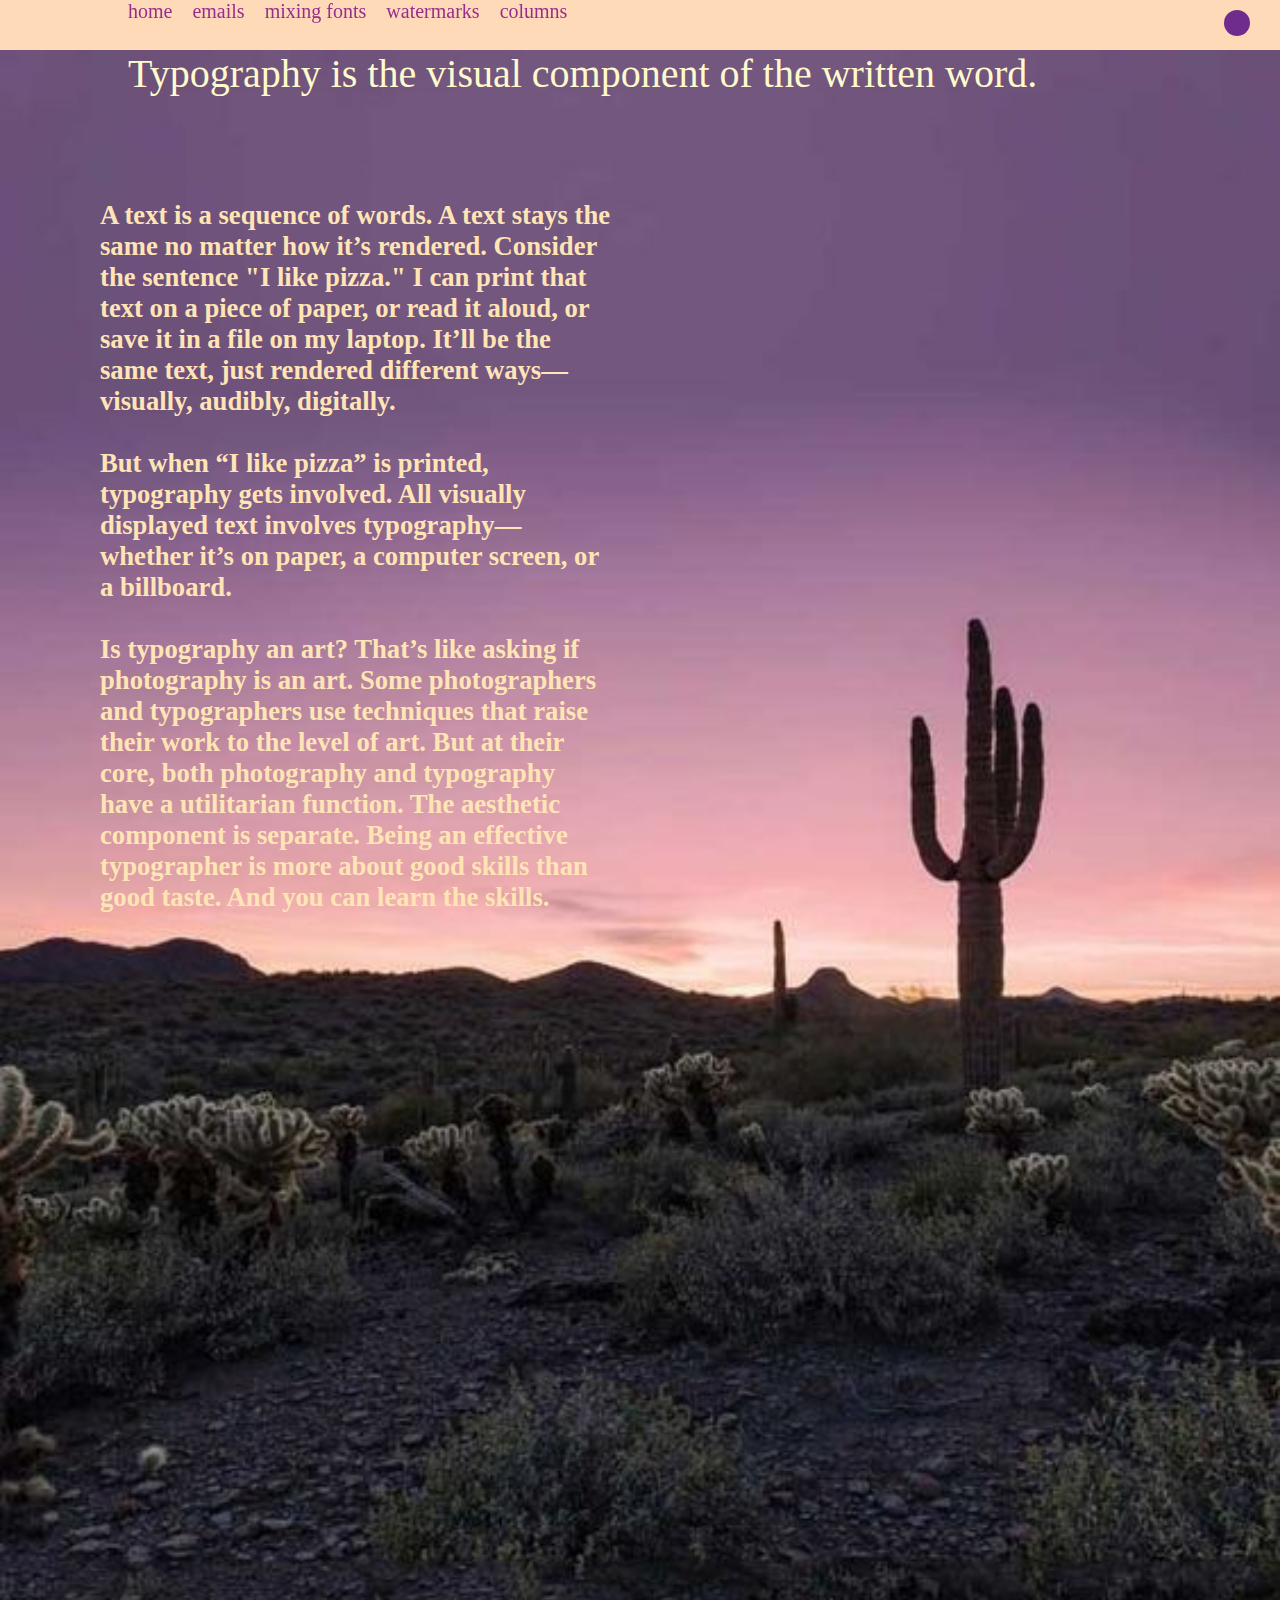
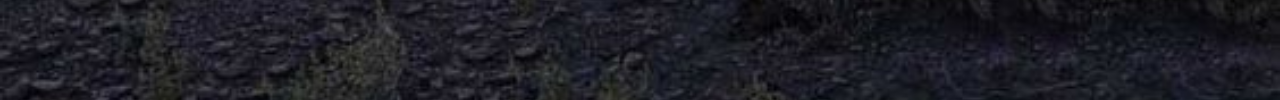
<file: index.html>
<!doctype html>
<html>
<head>
	<meta name="viewport" content="width=device-width" />
	<link rel="stylesheet" type="text/css" href="css1/global1.css">
</head>
<body>
	<nav>
		<main>
			<a href="index.html" 		class="menu">home</a>
			<a href="emails.html"    	class="menu">emails</a>
			<a href="mixingfont.html"  	class="menu">mixing fonts</a>
			<a href="watermarks.html" 	class="menu">watermarks</a>
			<a href="columns.html"    	class="menu">columns</a>
			<div class="lingkar"></div>
		</main>
	</nav>
		<section class="full">

			<main style="color: lemonchiffon; font-size: 30pt">
				Typography is the visual component of the written word.
				<div class="melayang">
					<h1 style="font-size: 30pt; color: moccasin">
					</h1>
					<h3 style="font-size: 20pt; color: moccasin">
						A text is a sequence of words. A text stays the same no matter how it’s rendered. Consider the sentence "I like pizza." I can print that text on a piece of paper, or read it aloud, or save it in a file on my laptop. It’ll be the same text, just rendered different ways—visually, audibly, digitally.<br><br>
						But when “I like pizza” is printed, typography gets involved. All visually displayed text involves typography—whether it’s on paper, a computer screen, or a billboard.<br><br>
						Is typography an art? That’s like asking if photography is an art. Some photographers and typographers use techniques that raise their work to the level of art. But at their core, both photography and typography have a utilitarian function. The aesthetic component is separate. Being an effective typographer is more about good skills than good taste. And you can learn the skills.<br><br>
					</h3>
				</div>
			</main>
		</section>
</body>
</html>
</file>
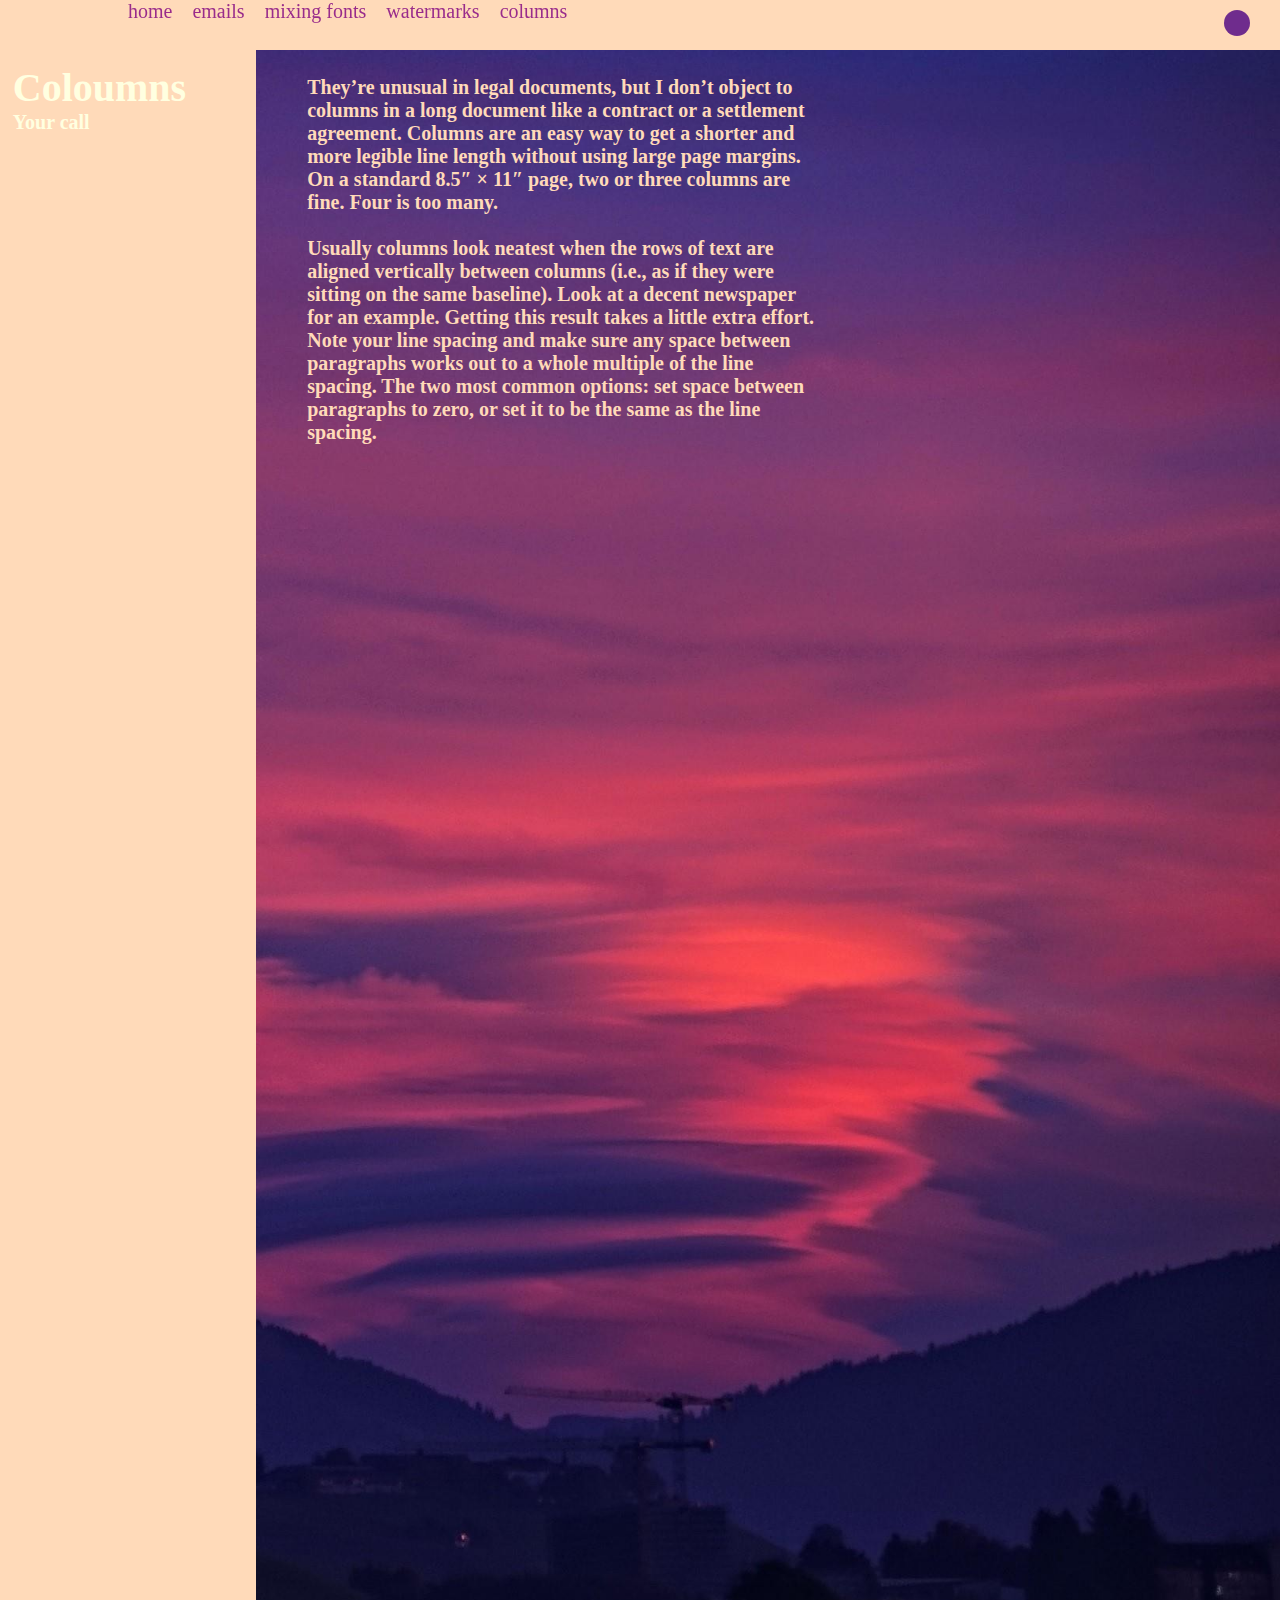
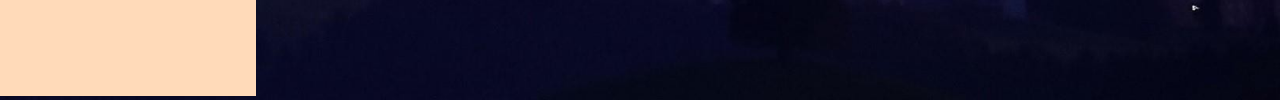
<file: columns.html>
<!doctype html>
<html>
<head>
	<meta name="viewport" content="width=device-width" />
	<link rel="stylesheet" type="text/css" href="css1/global1.css">
</head>
<body>
	<nav>
		<main>
			<a href="index.html" 		class="menu">home</a>
			<a href="emails.html"    	class="menu">emails</a>
			<a href="mixingfont.html"  	class="menu">mixing fonts</a>
			<a href="watermarks.html" 	class="menu">watermarks</a>
			<a href="columns.html"    	class="menu">columns</a>
			<div class="lingkar"></div>
		</main>
	</nav>
		<section class="full5" style="color: lightyellow">

		<section>
		 <div class="isi1" style="background-color: peachpuff">
			<h1 style="font-size: 30pt; margin-top: 20%;  margin-left: 5%">
				Coloumns
			</h1>
			<h2 style="font-size: 15pt; margin-left: 5%">
				Your call
			</h2>
		 </div>

		 <main style="color: peachpuff">
				<div class="isi2">

					<h3 style="margin-top: 5%">
						They’re unusual in legal documents, but I don’t object to columns in a long document like a contract or a settlement agreement. Columns are an easy way to get a shorter and more legible line length without using large page margins. On a standard 8.5″ × 11″ page, two or three columns are fine. Four is too many.<br><br>

						Usually columns look neatest when the rows of text are aligned vertically between columns (i.e., as if they were sitting on the same baseline). Look at a decent newspaper for an example. Getting this result takes a little extra effort. Note your line spacing and make sure any space between paragraphs works out to a whole multiple of the line spacing. The two most common options: set space between paragraphs to zero, or set it to be the same as the line spacing.

					</h3>

				</div>
			</main>
		</section>
	</section>

</body>
</html>
</file>
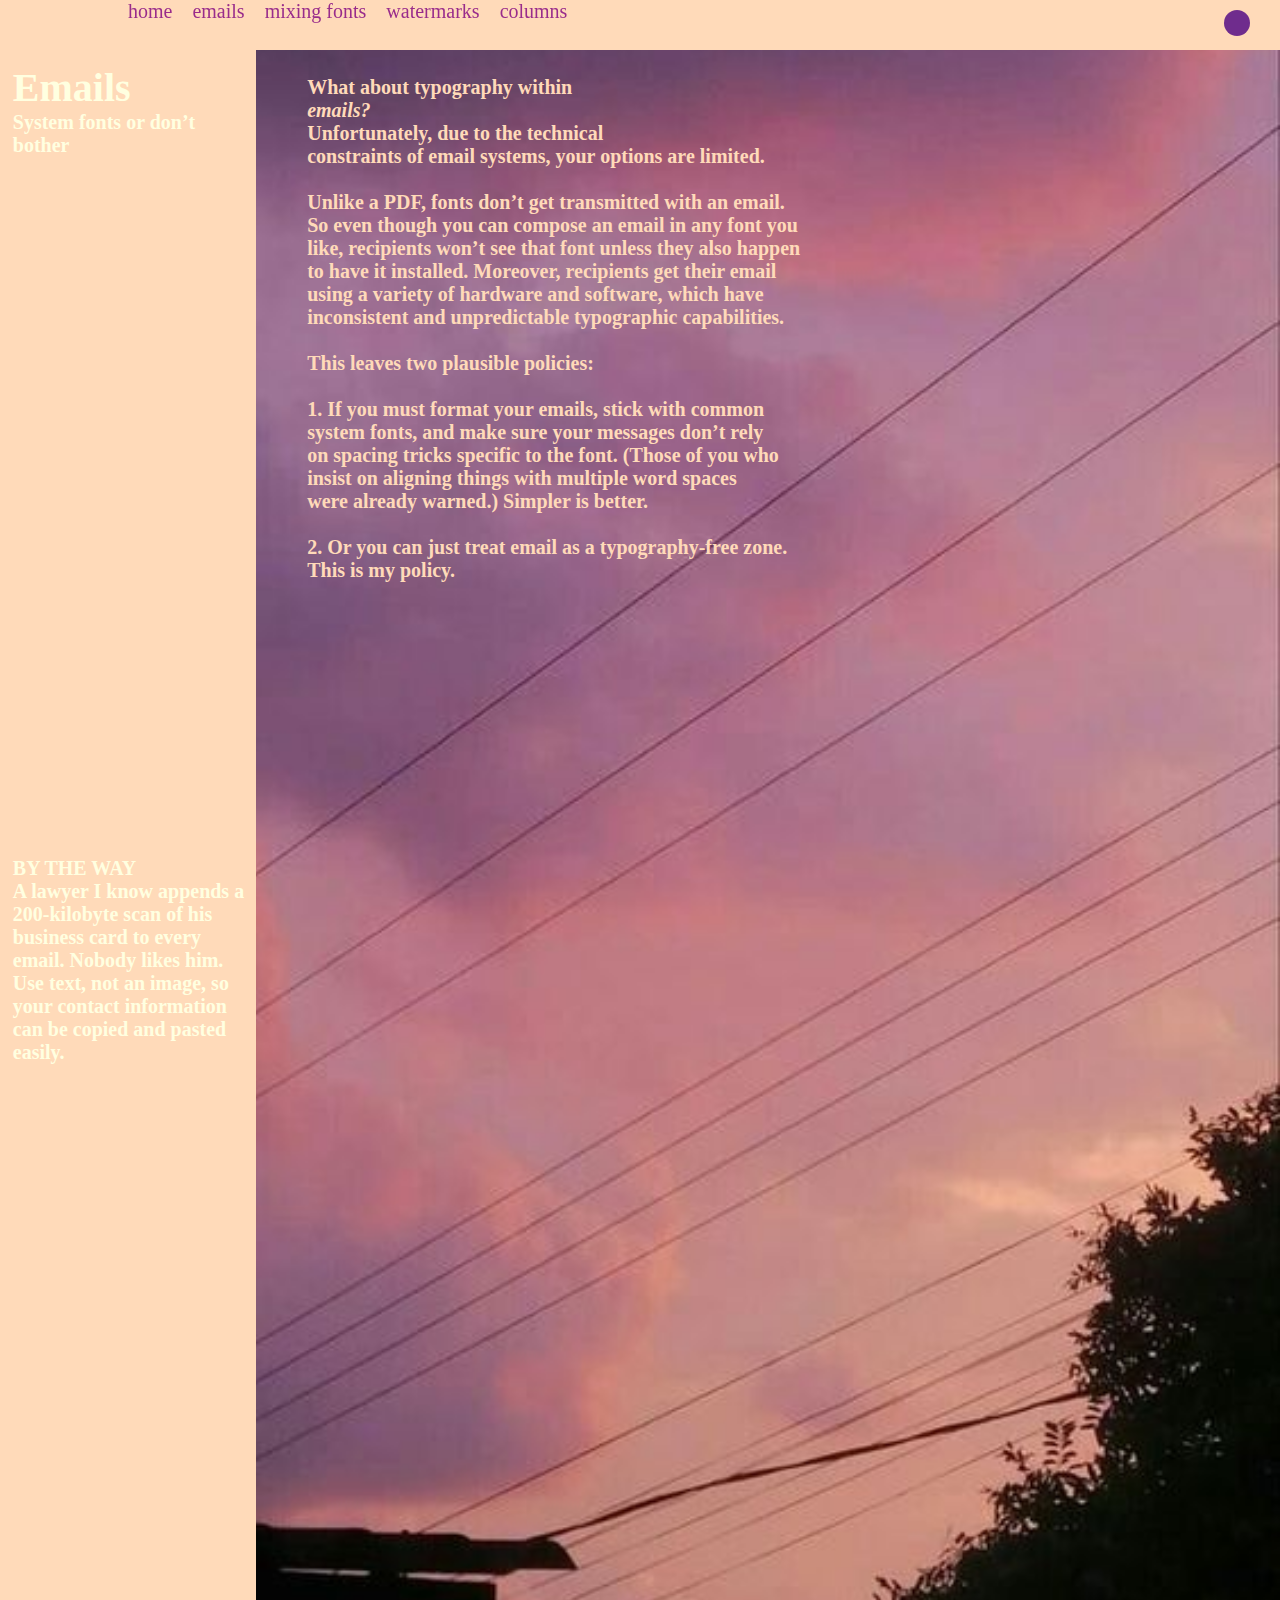
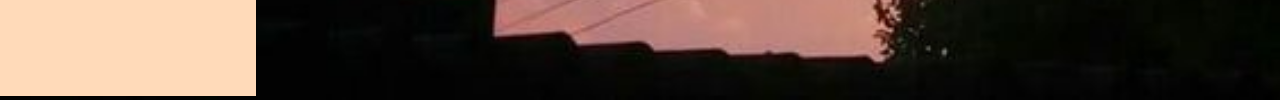
<file: emails.html>
<!doctype html>
<html>
<head>
	<meta name="viewport" content="width=device-width" />
	<link rel="stylesheet" type="text/css" href="css1/global1.css">
</head>
<body>
	<nav>
		<main>
			<a href="index.html" 		class="menu">home</a>
			<a href="emails.html"    	class="menu">emails</a>
			<a href="mixingfont.html"  	class="menu">mixing fonts</a>
			<a href="watermarks.html" 	class="menu">watermarks</a>
			<a href="columns.html"    	class="menu">columns</a>
			<div class="lingkar"></div>
		</main>
	</nav>
		<section class="full2" style="color: lightyellow">

		<section>
		 <div class="isi1" style="background-color: peachpuff">
			<h1 style="font-size: 30pt; margin-top: 20%;  margin-left: 5%">
				Emails
			</h1>
			<h2 style="font-size: 15pt; margin-left: 5%">
				System fonts or don’t bother
			</h2>

			<h5 style="margin-left: 5%; margin-top: 700px">
				BY THE WAY
			</h5>
			<h6 style="margin-left: 5%">
				A lawyer I know appends a 200-kilobyte scan of his business card to every email. Nobody likes him. Use text, not an image, so your contact information can be copied and pasted easily.
			</h6>
		 </div>

		 <main style="color: peachpuff">
				<div class="isi2">

					<h3 style="margin-top: 5%">
						What about typography within 
						<div style="font-style: italic">emails?</div>Unfortunately, due to the technical <br> constraints of email systems, your options are limited.<br><br>

						Unlike a PDF, fonts don’t get transmitted with an email.<br> So even though you can compose an email in any font you  like, recipients won’t see that font unless they also happen to have it installed. Moreover, recipients get their email using a variety of hardware and software, which have inconsistent and unpredictable typographic capabilities.<br><br>

						This leaves two plausible policies:<br><br>
						1. If you must format your emails, stick with common<br> 
						   system fonts, and make sure your messages don’t rely<br>
						   on spacing tricks specific to the font. (Those of you who<br> insist on aligning things with multiple word spaces<br>were already warned.) Simpler is better.<br><br>

						2. Or you can just treat email as a typography-free zone. This is my policy.
					</h3>

				</div>
			</main>
		</section>
	</section>

</body>
</html>
</file>
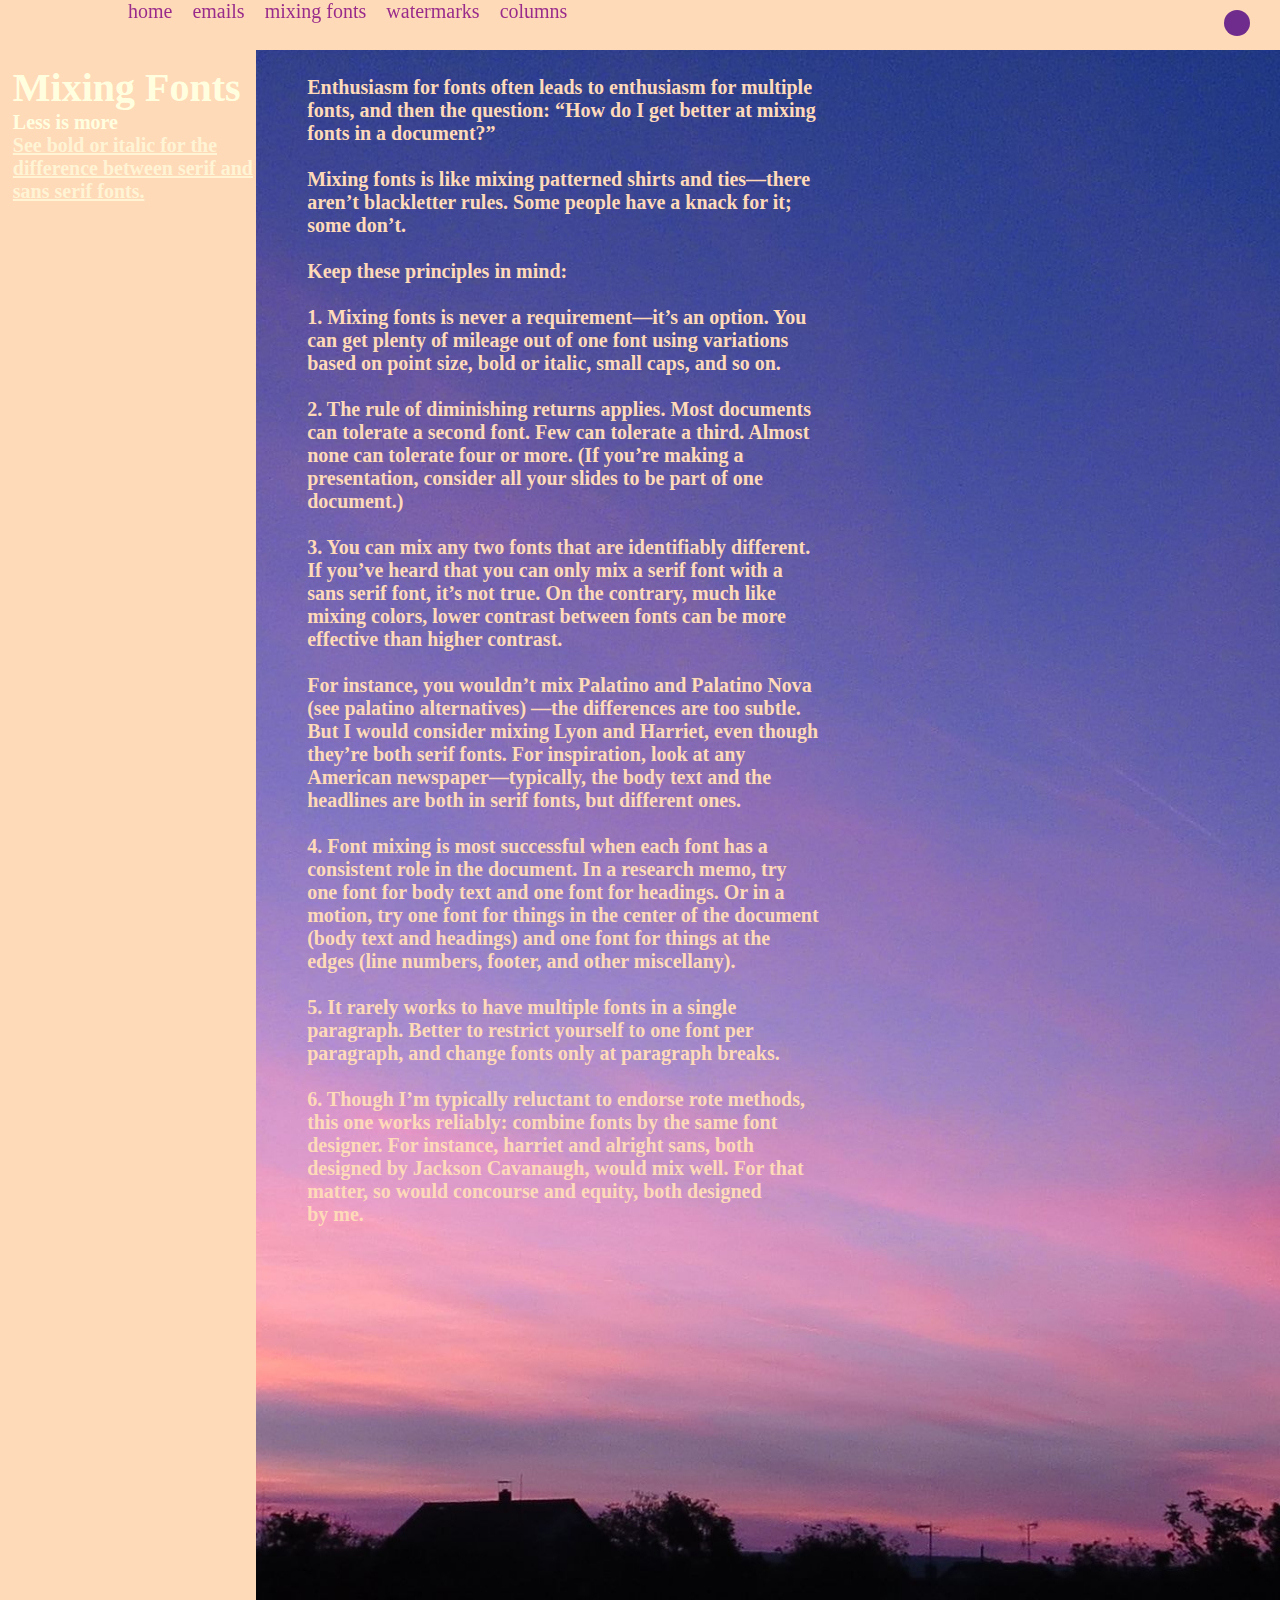
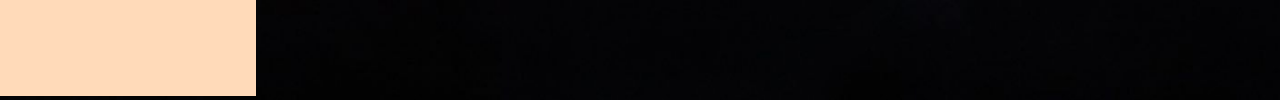
<file: mixingfont.html>
<!doctype html>
<html>
<head>
	<meta name="viewport" content="width=device-width" />
	<link rel="stylesheet" type="text/css" href="css1/global1.css">
</head>
<body>
	<nav>
		<main>
			<a href="index.html" 		class="menu">home</a>
			<a href="emails.html"    	class="menu">emails</a>
			<a href="mixingfont.html"  	class="menu">mixing fonts</a>
			<a href="watermarks.html" 	class="menu">watermarks</a>
			<a href="columns.html"    	class="menu">columns</a>

			<div class="lingkar"></div>
		</main>
	</nav>
		<section class="full3" style="color: lightyellow">

		<section>
		 <div class="isi1" style="background-color: peachpuff">
			<h1 style="font-size: 30pt; margin-top: 20%;  margin-left: 5%">
				Mixing Fonts
			</h1>
			<h2 style="font-size: 15pt; margin-left: 5%">
				Less is more
			</h2>
			<h6 style="margin-left: 5%">
				<a style="color: lightyellow; opacity: 70%;" href="columns.html"    	class="menu">See bold or italic for the difference between serif and sans serif fonts.</a>
			</h6>
		 </div>

		 <main style="color: peachpuff">
				<div class="isi2">

					<h3 style="margin-top: 5%">
						
						Enthusiasm for fonts often leads to enthusiasm for multiple fonts, and then the question: “How do I get better at mixing fonts in a document?”<br><br>

						Mixing fonts is like mixing patterned shirts and ties—there aren’t blackletter rules. Some people have a knack for it; some don’t.<br><br>

						Keep these principles in mind:<br><br>
						1. Mixing fonts is never a requirement—it’s an option. You can get plenty of mileage out of one font using variations based on point size, bold or italic, small caps, and so on.<br><br>

						2. The rule of diminishing returns applies. Most documents can tolerate a second font. Few can tolerate a third. Almost none can tolerate four or more. (If you’re making a presentation, consider all your slides to be part of one document.)<br><br>

						3. You can mix any two fonts that are identifiably different. If you’ve heard that you can only mix a serif font with a sans serif font, it’s not true. On the contrary, much like mixing colors, lower contrast between fonts can be more effective than higher contrast.<br><br>

						For instance, you wouldn’t mix Palatino and Palatino Nova (see palatino alternatives) —the differences are too subtle. But I would consider mixing Lyon and Harriet, even though they’re both serif fonts. For inspiration, look at any American newspaper—typically, the body text and the headlines are both in serif fonts, but different ones.<br><Br>

						4. Font mixing is most successful when each font has a consistent role in the document. In a research memo, try one font for body text and one font for headings. Or in a motion, try one font for things in the center of the document (body text and headings) and one font for things at the edges (line numbers, footer, and other miscellany).<br><br>

						5. It rarely works to have multiple fonts in a single paragraph. Better to restrict yourself to one font per paragraph, and change fonts only at paragraph breaks.
						<br><br>

						6. Though I’m typically reluctant to endorse rote methods, this one works reliably: combine fonts by the same font designer. For instance, harriet and alright sans, both designed by Jackson Cavanaugh, would mix well. For that matter, so would concourse and equity, both designed by me.
					</h3>

				</div>
			</main>
		</section>
	</section>

</body>
</html>
</file>
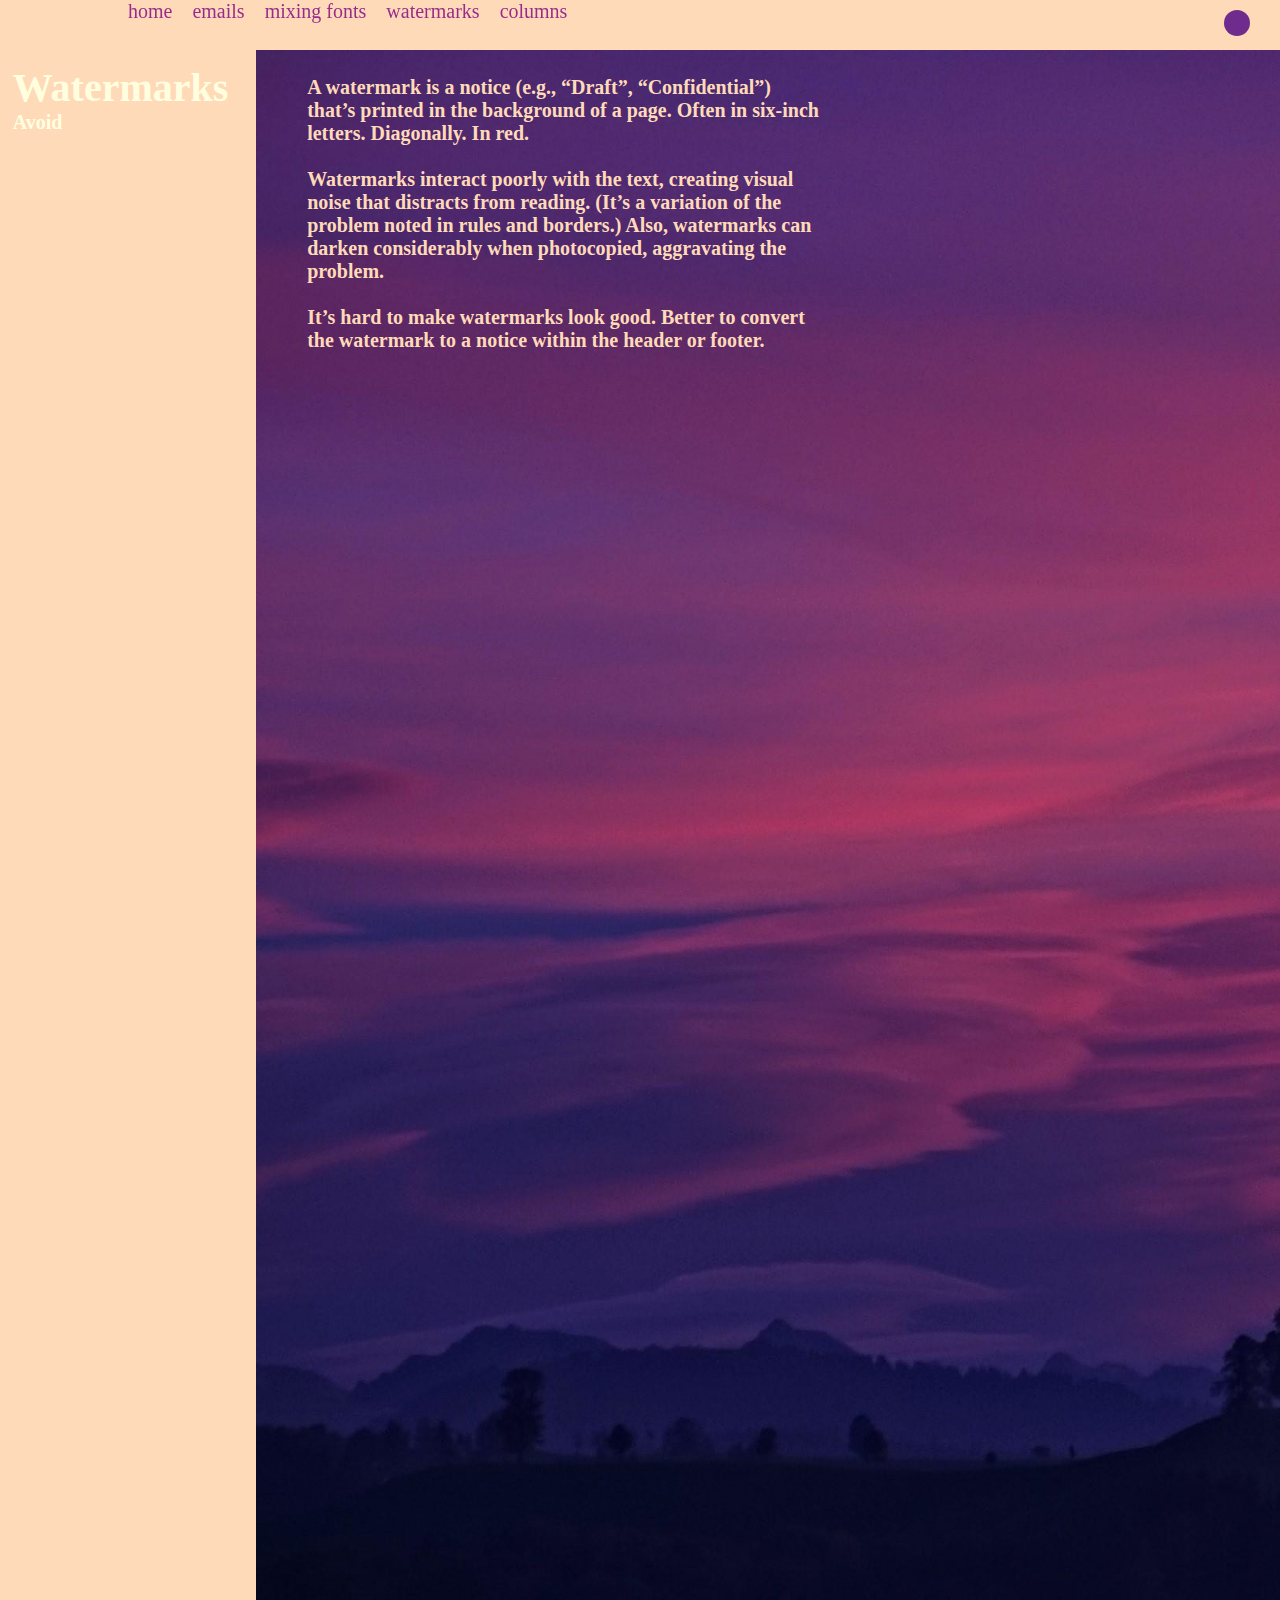
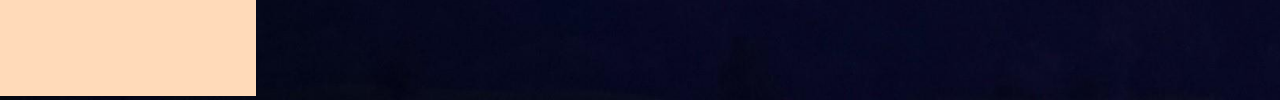
<file: watermarks.html>
<!doctype html>
<html>
<head>
	<meta name="viewport" content="width=device-width" />
	<link rel="stylesheet" type="text/css" href="css1/global1.css">
</head>
<body>
	<nav>
		<main>
			<a href="index.html" 		class="menu">home</a>
			<a href="emails.html"    	class="menu">emails</a>
			<a href="mixingfont.html"  	class="menu">mixing fonts</a>
			<a href="watermarks.html" 	class="menu">watermarks</a>
			<a href="columns.html"    	class="menu">columns</a>
			<div class="lingkar"></div>
		</main>
	</nav>
		<section class="full4" style="color: lightyellow">

		<section>
		 <div class="isi1" style="background-color: peachpuff">
			<h1 style="font-size: 30pt; margin-top: 20%;  margin-left: 5%">
				Watermarks
			</h1>
			<h2 style="font-size: 15pt; margin-left: 5%">
				Avoid
			</h2>
		 </div>

		 <main style="color: peachpuff">
				<div class="isi2">

					<h3 style="margin-top: 5%">
						A watermark is a notice (e.g., “Draft”, “Confidential”) that’s printed in the background of a page. Often in six-inch letters. Diagonally. In red.<br><br>

						Watermarks interact poorly with the text, creating visual noise that distracts from reading. (It’s a variation of the problem noted in rules and borders.) Also, watermarks can darken considerably when photocopied, aggravating the problem.<br><br>


						It’s hard to make watermarks look good. Better to convert the watermark to a notice within the header or footer.

					</h3>

				</div>
			</main>
		</section>
	</section>

</body>
</html>
</file>
<file: css1/global1.css>
*{
  margin: 0;
  padding: 0;
  font-size: 20px;
}

nav {
  position: fixed;
  top: 0;
  left: 0;
  width: 100vw;
  height: 50px;
  background-color: peachpuff;
  z-index: 10;
  opacity: 100%;
}

main {
  width: 1024px;
  padding-top: 50px;
  margin-left: auto;
  margin-right: auto;
}

nav main {
  padding-top: 0px;
}

nav main a {
  text-decoration: none;
  color: purple;
  padding-top: 15px;
  padding-right: 15px;
  font-size: 15pt;
  opacity: 80%;
}

nav main a:hover {
  text-decoration: underline;
  color: indigo;
}

nav .lingkar {
  width: 26px;
  height: 26px;
  position: absolute;
  top: 10px;
  right: 30px;
  background-color: indigo;
  border-radius: 13px;
  opacity: 80%;
}

section {
  width: 100%;
  height: 1700px;
  position: relative;
}

section.full {
  background-image: url('../image/gambar1.jpg');
  background-size: cover;
  background-position: top right;
  background-repeat: no-repeat;
}


section.full2 {
  background-image: url('../image/gambar2.jpg');
  background-size: cover;
  background-position: bottom left;
  background-repeat: no-repeat;
}

section.full3 {
  background-image: url('../image/gambar3.jpg');
  background-size: cover;
  background-position: bottom; right;
  background-repeat: no-repeat;}

section.full4 {
  background-image: url('../image/gambar4.jpg');
  background-size: cover;
  background-position: bottom left;
  background-repeat: no-repeat;}  


section.full5 {
  background-image: url('../image/gambar4.jpg');
  background-size: cover;
  background-position: bottom right;
  background-repeat: no-repeat;}  


section .left{
  position: relative;
  width: 40%;
  height: 100%;
  float: left;
}

section .right {
  position: relative;
  width: 60%;
  height: 100%;
  float: left;
}

section .melayang {
  position: absolute;
  top: 200px;
  left: 100px;
  width: 40%;
  height: 200px;
}


@media (max-width: 1024px) {
  main {
    width: 100vw;
  }
  
  section .left, section .right {
    width: 100%;
    height: 50vh;
  }
  
  section .melayang {
    top: 40%;
    left: 10%;
    width: 90%;
  }
}

/***/


section .isi {
  position: relative;
  width: 97%;
  height: 100vh;
  padding-left: 3%;
  padding-top: 2%;
  float: left;
}

section .isi1 {
  position: relative;
  width: 20%;
  height: 99%;
  padding-top: 1%;
  float: left;
}

section .isi2 {
  position: relative;
  width: 50%;
  height: 99%;
  padding-left: 5%;
  padding-right: 5%
  padding-top: 5%;
  float: left;
}

/**/



@media (max-width: 1024px) {
  main {
    width: 100vw;
  }
  
  section .isi1, section .isi2 {
    width: 95%;
    height: 30vh;
  }
}
</file>
